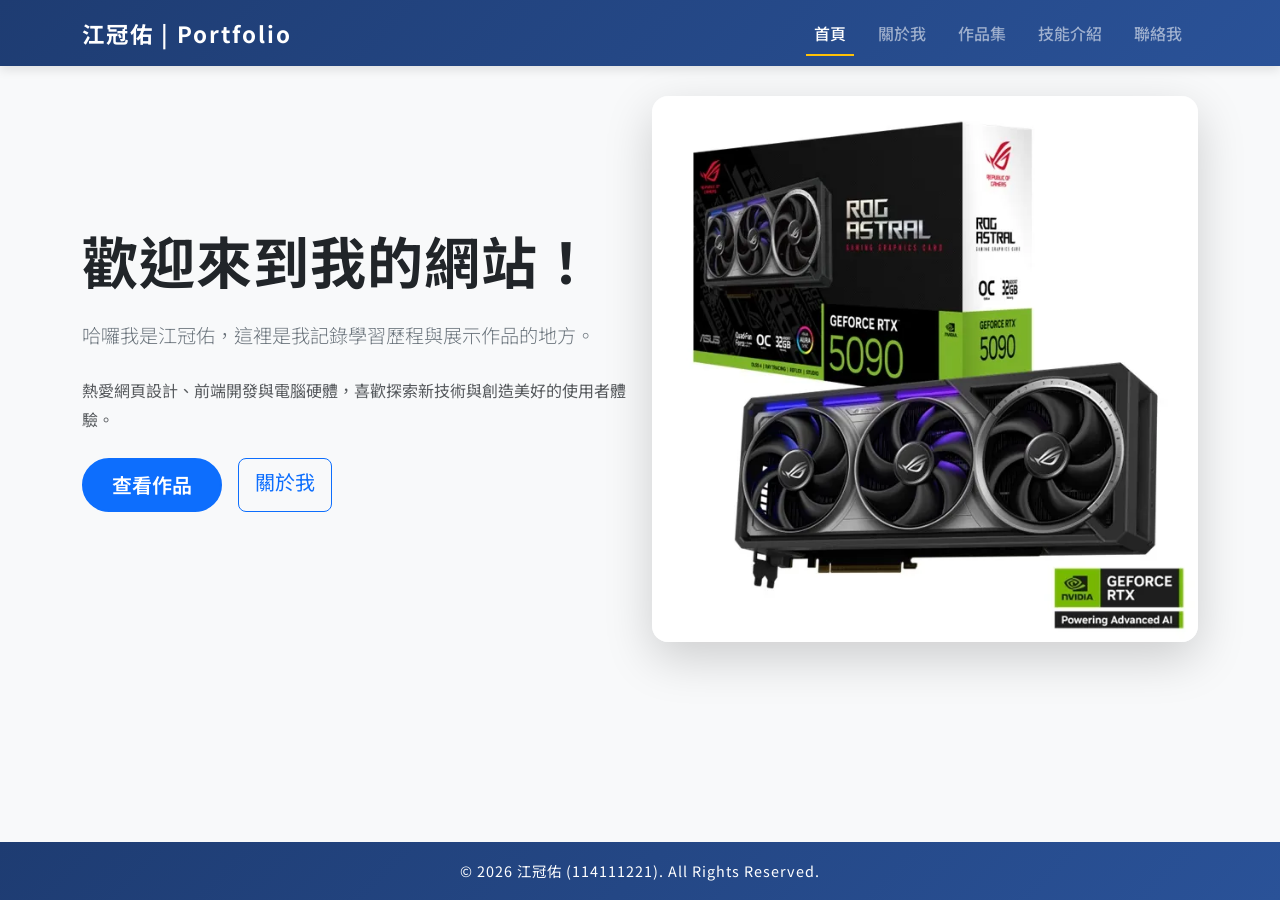
<file: index.html>
<!DOCTYPE html>
<html lang="zh-Hant">
<head>
  <meta charset="UTF-8">
  <meta name="viewport" content="width=device-width, initial-scale=1.0">
  <title>首頁 | 江冠佑的個人網站</title>
  <link href="https://cdn.jsdelivr.net/npm/bootstrap@5.3.0/dist/css/bootstrap.min.css" rel="stylesheet">
  <link href="https://fonts.googleapis.com/css2?family=Noto+Sans+TC:wght@400;500;700&display=swap" rel="stylesheet">
  <link rel="stylesheet" href="css/style.css">
</head>
<body>
  <nav class="navbar navbar-expand-lg navbar-dark fixed-top">
    <div class="container">
      <a class="navbar-brand fw-bold" href="index.html">江冠佑 | Portfolio</a>
      <button class="navbar-toggler" type="button" data-bs-toggle="collapse" data-bs-target="#mainNav">
        <span class="navbar-toggler-icon"></span>
      </button>
      <div class="collapse navbar-collapse" id="mainNav">
        <ul class="navbar-nav ms-auto">
          <li class="nav-item"><a class="nav-link active" href="index.html">首頁</a></li>
          <li class="nav-item"><a class="nav-link" href="about.html">關於我</a></li>
          <li class="nav-item"><a class="nav-link" href="portfolio.html">作品集</a></li>
          <li class="nav-item"><a class="nav-link" href="skills.html">技能介紹</a></li>
          <li class="nav-item"><a class="nav-link" href="contact.html">聯絡我</a></li>
        </ul>
      </div>
    </div>
  </nav>

  <main class="container my-5 pt-5">
    <div class="row justify-content-center align-items-center g-4">
      <div class="col-lg-6 text-center text-lg-start">
        <h1 class="display-4 fw-bold mb-4">歡迎來到我的網站！</h1>
        <p class="lead mb-4">哈囉我是江冠佑，這裡是我記錄學習歷程與展示作品的地方。</p>
        <p class="text-muted mb-4">熱愛網頁設計、前端開發與電腦硬體，喜歡探索新技術與創造美好的使用者體驗。</p>
        <div class="d-flex gap-3 justify-content-center justify-content-lg-start flex-wrap">
          <a href="portfolio.html" class="btn btn-custom btn-lg">查看作品</a>
          <a href="about.html" class="btn btn-outline-primary btn-lg">關於我</a>
        </div>
      </div>
      <div class="col-lg-6 text-center">
        <img src="images/photo1.jpg" alt="RTX 5090 顯卡" class="img-fluid rounded-4 shadow-lg" style="max-width: 100%; height: auto;">
      </div>
    </div>
  </main>

  <footer class="bg-dark text-white text-center py-3 mt-auto">
    <p class="mb-0">&copy; 2026 江冠佑 (114111221). All Rights Reserved.</p>
  </footer>
  <script src="https://cdn.jsdelivr.net/npm/bootstrap@5.3.0/dist/js/bootstrap.bundle.min.js"></script>
</body>
</html>
</file>
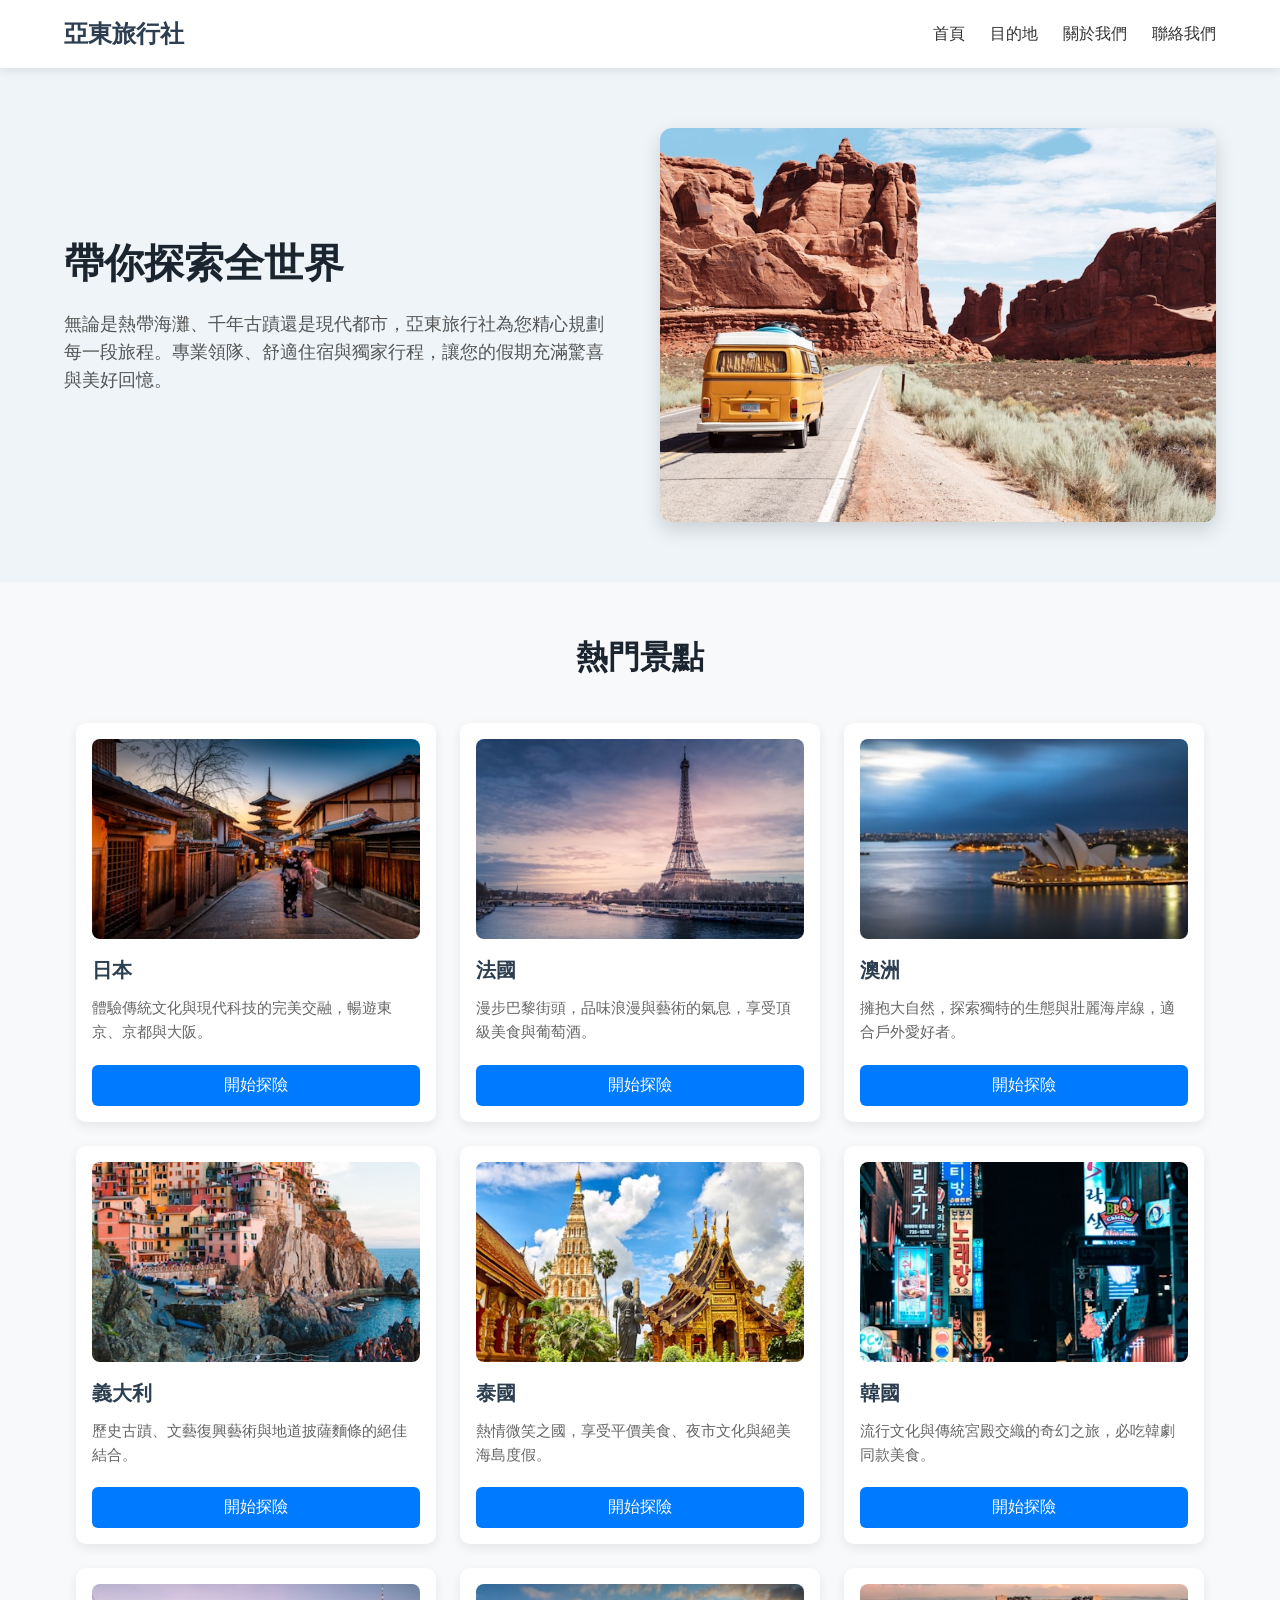
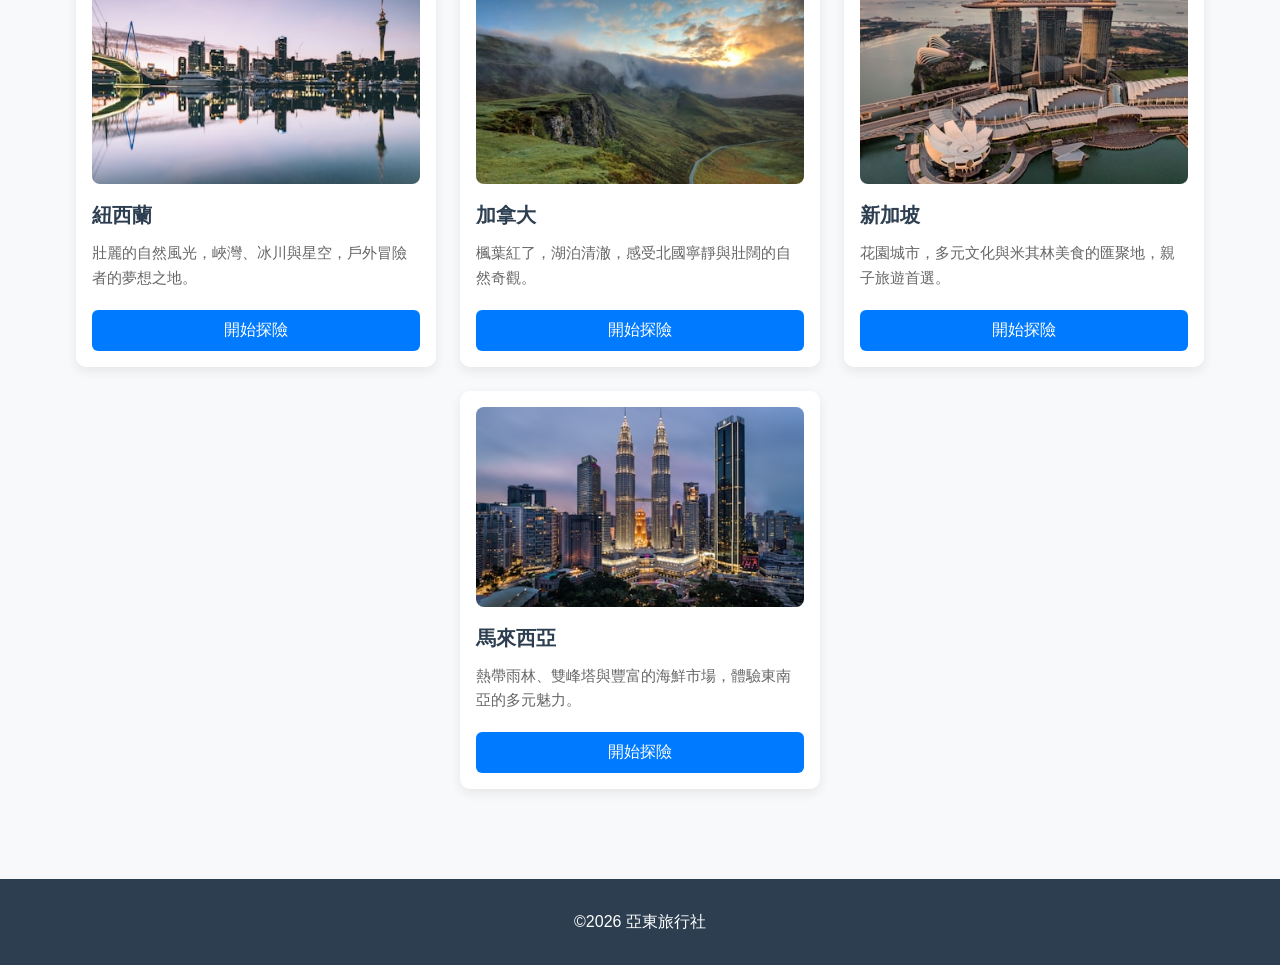
<file: project2/index.html>
<!DOCTYPE html>
<html lang="zh-Hant">
<head>
    <meta charset="UTF-8">
    <meta name="viewport" content="width=device-width, initial-scale=1.0">
    <title>亞東旅行社</title>
    <style>
        * { margin: 0; padding: 0; box-sizing: border-box; }
        body { font-family: "Microsoft JhengHei", "PingFang TC", sans-serif; line-height: 1.6; color: #333; background-color: #f8f9fa; }
        img { max-width: 100%; height: auto; display: block; }
        a { text-decoration: none; color: inherit; }
        ul { list-style: none; }
        button { cursor: pointer; border: none; outline: none; transition: 0.3s; }
        
        .navbar { display: flex; flex-direction: row; justify-content: space-between; align-items: center; gap: 20px; padding: 15px 5%; background: #fff; box-shadow: 0 2px 10px rgba(0,0,0,0.1); position: sticky; top: 0; z-index: 100; }
        .logo { font-size: 1.5rem; font-weight: bold; color: #2c3e50; }
        .nav-links { display: flex; flex-direction: row; gap: 25px; }
        .nav-links a:hover { color: #007BFF; }
        
        .hero { display: flex; flex-direction: row; justify-content: space-between; align-items: center; gap: 40px; padding: 60px 5%; background: #eef4f8; }
        .hero-text { flex: 1; }
        .hero-text h1 { font-size: 2.5rem; margin-bottom: 15px; color: #1a252f; }
        .hero-text p { font-size: 1.1rem; color: #555; margin-bottom: 25px; }
        .hero-img { flex: 1; }
        .hero-img img { border-radius: 12px; box-shadow: 0 8px 20px rgba(0,0,0,0.15); }
        
        .cards-section { padding: 50px 5%; }
        .cards-section h2 { text-align: center; margin-bottom: 40px; font-size: 2rem; color: #1a252f; }
        .cards-container { display: flex; flex-direction: row; justify-content: center; align-items: stretch; gap: 24px; flex-wrap: wrap; }
        .card { flex: 1 1 calc(33.333% - 24px); max-width: calc(33.333% - 24px); background: #fff; border-radius: 10px; overflow: hidden; box-shadow: 0 4px 12px rgba(0,0,0,0.08); padding: 16px; display: flex; flex-direction: column; justify-content: space-between; }
        .card img { width: 100%; height: 200px; object-fit: cover; border-radius: 8px; margin-bottom: 15px; }
        .card h3 { margin-bottom: 10px; font-size: 1.25rem; color: #2c3e50; }
        .card p { margin-bottom: 20px; color: #666; flex-grow: 1; font-size: 0.95rem; }
        .card button { width: 100%; padding: 10px; background: #007BFF; color: #fff; border-radius: 6px; font-size: 1rem; }
        .card button:hover { background: #0056b3; }
        
        .footer { display: flex; flex-direction: column; justify-content: center; align-items: center; padding: 30px 5%; background: #2c3e50; color: #fff; margin-top: 40px; }
        
        @media (max-width: 900px) {
            .card { flex: 1 1 calc(50% - 24px); max-width: calc(50% - 24px); }
            .hero { flex-direction: column; text-align: center; }
        }
        @media (max-width: 600px) {
            .card { flex: 1 1 100%; max-width: 100%; }
            .navbar { flex-direction: column; gap: 10px; }
            .nav-links { flex-wrap: wrap; justify-content: center; }
        }
    </style>
</head>
<body>
    <nav class="navbar">
        <div class="logo">亞東旅行社</div>
        <ul class="nav-links">
            <li><a href="#">首頁</a></li>
            <li><a href="#">目的地</a></li>
            <li><a href="#">關於我們</a></li>
            <li><a href="#">聯絡我們</a></li>
        </ul>
    </nav>

    <header class="hero">
        <div class="hero-text">
            <h1>帶你探索全世界</h1>
            <p>無論是熱帶海灘、千年古蹟還是現代都市，亞東旅行社為您精心規劃每一段旅程。專業領隊、舒適住宿與獨家行程，讓您的假期充滿驚喜與美好回憶。</p>
        </div>
        <div class="hero-img">
            <img src="images/hero.jpg" alt="旅行主視覺">
        </div>
    </header>

    <section class="cards-section">
        <h2>熱門景點</h2>
        <div class="cards-container">
            <div class="card">
                <img src="images/japan.jpg" alt="日本">
                <h3>日本</h3>
                <p>體驗傳統文化與現代科技的完美交融，暢遊東京、京都與大阪。</p>
                <button>開始探險</button>
            </div>
            <div class="card">
                <img src="images/france.jpg" alt="法國">
                <h3>法國</h3>
                <p>漫步巴黎街頭，品味浪漫與藝術的氣息，享受頂級美食與葡萄酒。</p>
                <button>開始探險</button>
            </div>
            <div class="card">
                <img src="images/australia.jpg" alt="澳洲">
                <h3>澳洲</h3>
                <p>擁抱大自然，探索獨特的生態與壯麗海岸線，適合戶外愛好者。</p>
                <button>開始探險</button>
            </div>
            <div class="card">
                <img src="images/italy.jpg" alt="義大利">
                <h3>義大利</h3>
                <p>歷史古蹟、文藝復興藝術與地道披薩麵條的絕佳結合。</p>
                <button>開始探險</button>
            </div>
            <div class="card">
                <img src="images/thailand.jpg" alt="泰國">
                <h3>泰國</h3>
                <p>熱情微笑之國，享受平價美食、夜市文化與絕美海島度假。</p>
                <button>開始探險</button>
            </div>
            <div class="card">
                <img src="images/korea.jpg" alt="韓國">
                <h3>韓國</h3>
                <p>流行文化與傳統宮殿交織的奇幻之旅，必吃韓劇同款美食。</p>
                <button>開始探險</button>
            </div>
            <div class="card">
                <img src="images/newzealand.jpg" alt="紐西蘭">
                <h3>紐西蘭</h3>
                <p>壯麗的自然風光，峽灣、冰川與星空，戶外冒險者的夢想之地。</p>
                <button>開始探險</button>
            </div>
            <div class="card">
                <img src="images/canada.jpg" alt="加拿大">
                <h3>加拿大</h3>
                <p>楓葉紅了，湖泊清澈，感受北國寧靜與壯闊的自然奇觀。</p>
                <button>開始探險</button>
            </div>
            <div class="card">
                <img src="images/singapore.jpg" alt="新加坡">
                <h3>新加坡</h3>
                <p>花園城市，多元文化與米其林美食的匯聚地，親子旅遊首選。</p>
                <button>開始探險</button>
            </div>
            <div class="card">
                <img src="images/malaysia.jpg" alt="馬來西亞">
                <h3>馬來西亞</h3>
                <p>熱帶雨林、雙峰塔與豐富的海鮮市場，體驗東南亞的多元魅力。</p>
                <button>開始探險</button>
            </div>
        </div>
    </section>

    <footer class="footer">
        <p>©2026 亞東旅行社</p>
    </footer>
</body>
</html>
</file>
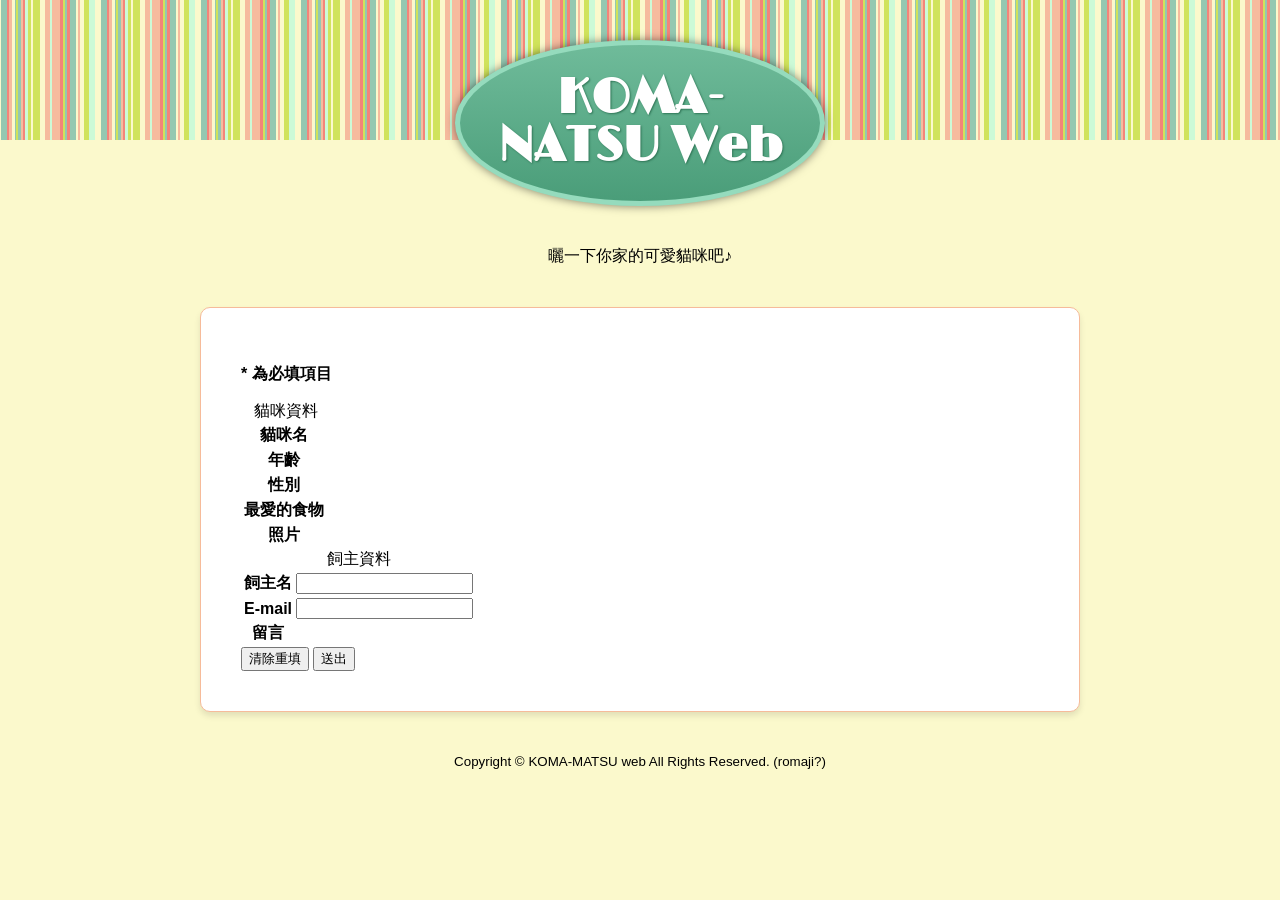
<file: project3/index.html>
<!DOCTYPE html>
<html lang="zh-TW">
<head>
<meta charset="UTF-8">
<title>KOMA-NATSU Web</title>
<meta name="keywords" content="貓咪,喵咪,喵星人,貓咪介紹,曬貓">
<meta name="description" content="介紹我家的貓咪們！還有大量可愛的貓照片。">
<style>@charset "utf-8";

body {
  background: #fbf9cc url(img/bg.png) repeat-x;
  font-family: "Microsoft JhengHei", sans-serif;
}

a {
  color: #df4839;
}

a:hover {
  color: #ff705b;
  text-decoration: none;
}

header, nav, footer {
  text-align: center;
}

h1 {
  width: 300px;
  margin: 40px auto;
  padding: 30px;
  border: 5px solid #95dbbd;
  background-color: #6fbb9a;
  color: #fff;
  font-size: 300%;
  text-align: center;
  line-height: 1;
  border-radius: 50%;
  text-shadow: 1px 1px 2px #307657;
  box-shadow: 0 0 10px rgba(0,0,0,0.5);
  background-image: linear-gradient(to bottom, #6fbb9a, #4a9d79);
  font-family: 'Limelight', cursive;
}

#contents {
  width: 90%;
  max-width: 798px;
  margin: 40px auto;
  padding: 40px;
  border: 1px solid #f6bb9a;
  background-color: #fff;
  border-radius: 10px;
  box-shadow: 0 4px 6px rgba(0,0,0,0.1);
}

@media (max-width: 768px) {
  h1 {
    width: 200px;
    font-size: 200%;
    padding: 20px;
  }
  #contents {
    padding: 20px;
  }
}</style>
<link href="https://fonts.googleapis.com/css?family=Limelight" rel="stylesheet">
</head>

<body>
<header>
  <h1>KOMA-NATSU Web</h1>
  <p>曬一下你家的可愛貓咪吧♪</p>
</header>

<main id="contents">
  <p><strong><span class="require">*</span> 為必填項目</strong></p>
  <table class="entryTable">
    <caption>貓咪資料</caption>
    
    <tr>
      <th>貓咪名</th>
      <td></td>
    </tr>
    <tr>
      <th>年齡</th>
      <td></td>
    </tr>
    <tr>
      <th>性別</th>
      <td></td>
    </tr>
    <tr>
      <th>最愛的食物</th>
      <td></td>
    </tr>
    <tr>
      <th>照片</th>
      <td></td>
    </tr>
  </table>
  <table class="entryTable">
    <caption>飼主資料</caption>
    
    <tr>
      <th>飼主名</th>
      <td><input type="text" name="name" id=""></td>
    </tr>
    <tr>
      <th>E-mail</th>
      <td><input type="email" name="email" id=""></td>
    </tr>
    <tr>
      <th>留言</th>
      <td></td>
    </tr>

  </table>
  <input type="reset" value="清除重填">
  <input type="submit" value="送出">
  </form>
  </main>
 











  <footer>
    <p><small>Copyright &copy; KOMA-MATSU web All Rights Reserved. (romaji?)</small></p>
  </footer>
</body>

</html>
</file>
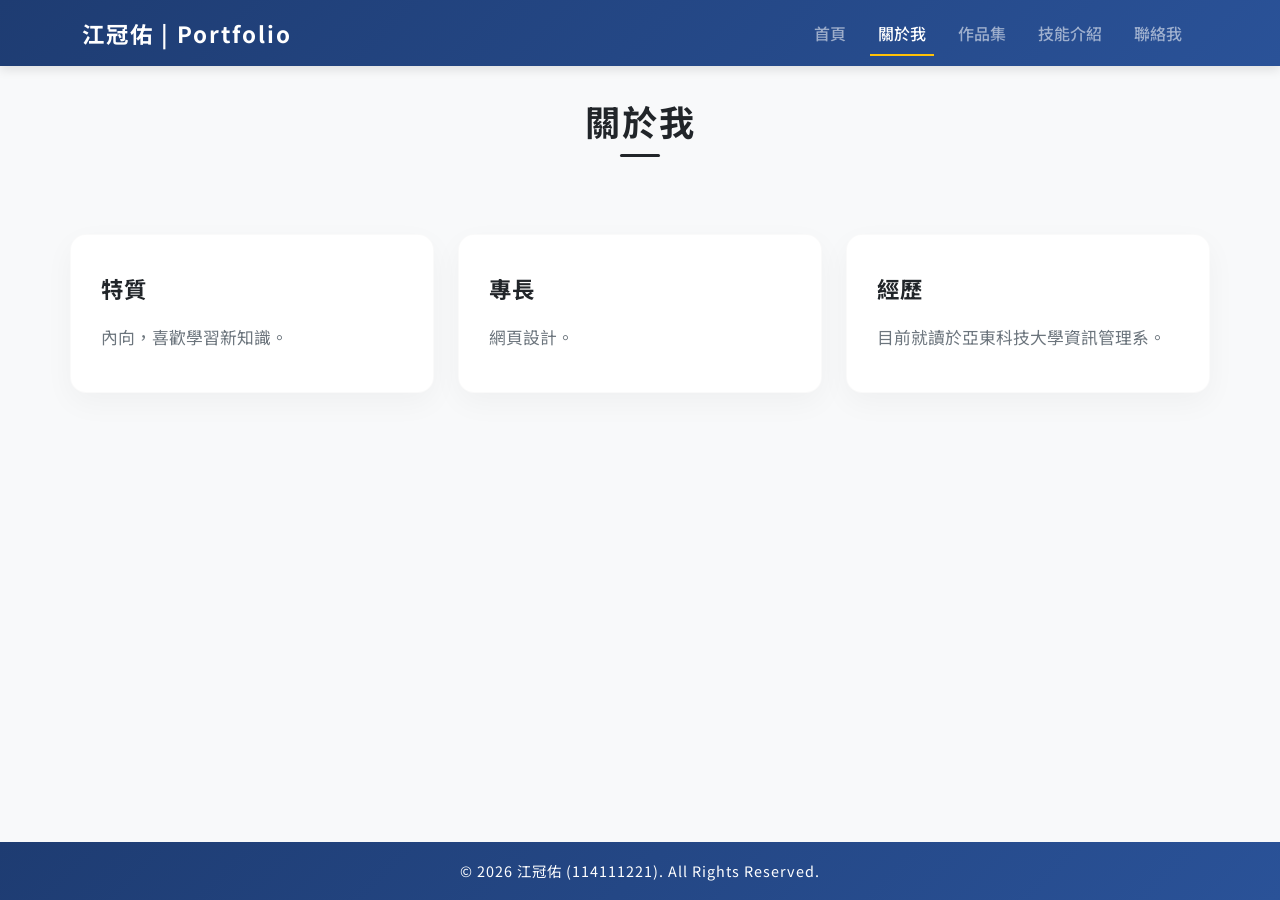
<file: about.html>
<!DOCTYPE html>
<html lang="zh-Hant">
<head>
  <meta charset="UTF-8">
  <meta name="viewport" content="width=device-width, initial-scale=1.0">
  <title>關於我 | 江冠佑的個人網站</title>
  <link href="https://cdn.jsdelivr.net/npm/bootstrap@5.3.0/dist/css/bootstrap.min.css" rel="stylesheet">
  <link href="https://fonts.googleapis.com/css2?family=Noto+Sans+TC:wght@300;400;500;700&display=swap" rel="stylesheet">
  <link rel="stylesheet" href="css/style.css">
  
  <style>
    /* 以下為 about.html 專屬樣式，不影響其他頁面 */
    .about-section {
      padding: 100px 0 80px;
    }
    .about-title {
      font-size: 2.2rem;
      font-weight: 700;
      margin-bottom: 60px;
      position: relative;
      display: inline-block;
      letter-spacing: 2px;
    }
    .about-title::after {
      content: '';
      position: absolute;
      bottom: -15px;
      left: 50%;
      transform: translateX(-50%);
      width: 40px;
      height: 3px;
      background-color: #212529;
      border-radius: 2px;
    }
    .info-block {
      padding: 40px 30px;
      background: #ffffff;
      border-radius: 16px;
      box-shadow: 0 10px 30px rgba(0, 0, 0, 0.04);
      height: 100%;
      transition: all 0.3s ease;
      border: 1px solid rgba(0,0,0,0.02);
    }
    .info-block:hover {
      transform: translateY(-5px);
      box-shadow: 0 15px 35px rgba(0, 0, 0, 0.08);
    }
    .info-label {
      font-size: 1.4rem;
      font-weight: 700;
      margin-bottom: 20px;
      color: #212529;
    }
    .info-content {
      font-size: 1.05rem;
      color: #6c757d;
      line-height: 1.8;
      font-weight: 400;
      margin-bottom: 0;
    }
  </style>
</head>
<body>
  <nav class="navbar navbar-expand-lg navbar-dark fixed-top">
    <div class="container">
      <a class="navbar-brand fw-bold" href="index.html">江冠佑 | Portfolio</a>
      <button class="navbar-toggler" type="button" data-bs-toggle="collapse" data-bs-target="#mainNav">
        <span class="navbar-toggler-icon"></span>
      </button>
      <div class="collapse navbar-collapse" id="mainNav">
        <ul class="navbar-nav ms-auto">
          <li class="nav-item"><a class="nav-link" href="index.html">首頁</a></li>
          <li class="nav-item"><a class="nav-link active" href="about.html">關於我</a></li>
          <li class="nav-item"><a class="nav-link" href="portfolio.html">作品集</a></li>
          <li class="nav-item"><a class="nav-link" href="skills.html">技能介紹</a></li>
          <li class="nav-item"><a class="nav-link" href="contact.html">聯絡我</a></li>
        </ul>
      </div>
    </div>
  </nav>

  <main class="container about-section">
    <div class="text-center">
      <h2 class="about-title">關於我</h2>
    </div>
    
    <div class="row g-4 mt-2">
      <div class="col-md-4">
        <div class="info-block">
          <h3 class="info-label">特質</h3>
          <p class="info-content">內向，喜歡學習新知識。</p>
        </div>
      </div>
      <div class="col-md-4">
        <div class="info-block">
          <h3 class="info-label">專長</h3>
          <p class="info-content">網頁設計。</p>
        </div>
      </div>
      <div class="col-md-4">
        <div class="info-block">
          <h3 class="info-label">經歷</h3>
          <p class="info-content">目前就讀於亞東科技大學資訊管理系。</p>
        </div>
      </div>
    </div>
  </main>

  <footer class="bg-dark text-white text-center py-3 mt-auto">
    <p class="mb-0">&copy; 2026 江冠佑 (114111221). All Rights Reserved.</p>
  </footer>
  <script src="https://cdn.jsdelivr.net/npm/bootstrap@5.3.0/dist/js/bootstrap.bundle.min.js"></script>
</body>
</html>
</file>
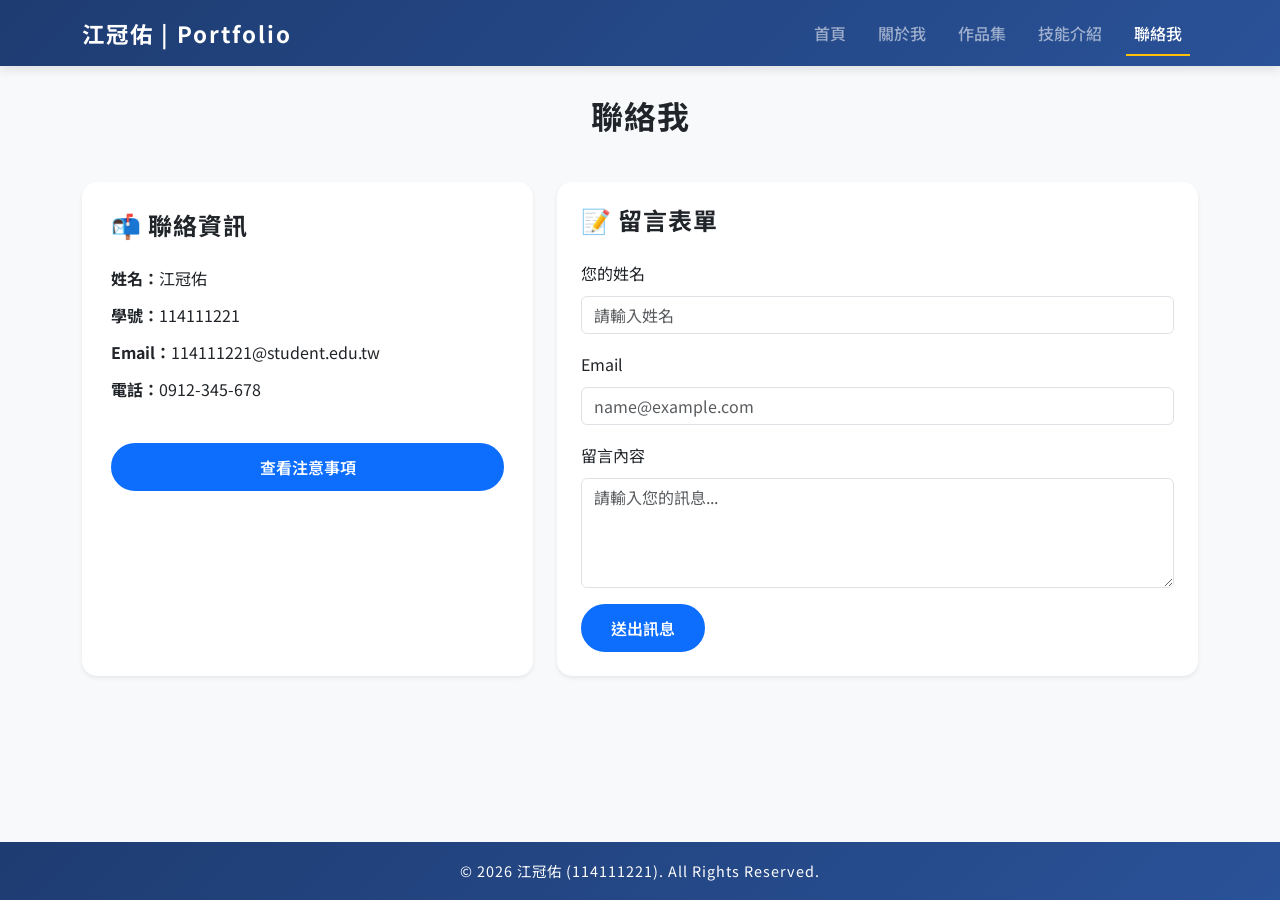
<file: contact.html>
<!DOCTYPE html>
<html lang="zh-Hant">
<head>
  <meta charset="UTF-8">
  <meta name="viewport" content="width=device-width, initial-scale=1.0">
  <title>聯絡我 | 江冠佑的個人網站</title>
  <link href="https://cdn.jsdelivr.net/npm/bootstrap@5.3.0/dist/css/bootstrap.min.css" rel="stylesheet">
  <link href="https://fonts.googleapis.com/css2?family=Noto+Sans+TC:wght@400;500;700&display=swap" rel="stylesheet">
  <link rel="stylesheet" href="css/style.css">
</head>
<body>
  <nav class="navbar navbar-expand-lg navbar-dark fixed-top">
    <div class="container">
      <a class="navbar-brand fw-bold" href="index.html">江冠佑 | Portfolio</a>
      <button class="navbar-toggler" type="button" data-bs-toggle="collapse" data-bs-target="#mainNav">
        <span class="navbar-toggler-icon"></span>
      </button>
      <div class="collapse navbar-collapse" id="mainNav">
        <ul class="navbar-nav ms-auto">
          <li class="nav-item"><a class="nav-link" href="index.html">首頁</a></li>
          <li class="nav-item"><a class="nav-link" href="about.html">關於我</a></li>
          <li class="nav-item"><a class="nav-link" href="portfolio.html">作品集</a></li>
          <li class="nav-item"><a class="nav-link" href="skills.html">技能介紹</a></li>
          <li class="nav-item"><a class="nav-link active" href="contact.html">聯絡我</a></li>
        </ul>
      </div>
    </div>
  </nav>

  <main class="container my-5 pt-5">
    <h2 class="text-center fw-bold mb-5">聯絡我</h2>
    <div class="row g-4">
      <div class="col-md-5">
        <div class="card shadow-sm p-4 h-100 border-custom">
          <h4>📬 聯絡資訊</h4>
          <ul class="list-unstyled mt-3">
            <li class="mb-2"><strong>姓名：</strong>江冠佑</li>
            <li class="mb-2"><strong>學號：</strong>114111221</li>
            <li class="mb-2"><strong>Email：</strong>114111221@student.edu.tw</li>
            <li class="mb-2"><strong>電話：</strong>0912-345-678</li>
          </ul>
          <button class="btn btn-custom mt-3" data-bs-toggle="modal" data-bs-target="#contactModal">查看注意事項</button>
        </div>
      </div>
      <div class="col-md-7">
        <div class="card shadow-sm p-4">
          <h4>📝 留言表單</h4>
          <form class="mt-3">
            <div class="mb-3">
              <label for="name" class="form-label">您的姓名</label>
              <input type="text" class="form-control" id="name" placeholder="請輸入姓名">
            </div>
            <div class="mb-3">
              <label for="email" class="form-label">Email</label>
              <input type="email" class="form-control" id="email" placeholder="name@example.com">
            </div>
            <div class="mb-3">
              <label for="message" class="form-label">留言內容</label>
              <textarea class="form-control" id="message" rows="4" placeholder="請輸入您的訊息..."></textarea>
            </div>
            <button type="submit" class="btn btn-custom">送出訊息</button>
          </form>
        </div>
      </div>
    </div>
  </main>

  <div class="modal fade" id="contactModal" tabindex="-1">
    <div class="modal-dialog">
      <div class="modal-content">
        <div class="modal-header">
          <h5 class="modal-title">注意事項</h5>
          <button type="button" class="btn-close" data-bs-dismiss="modal"></button>
        </div>
        <div class="modal-body">本表單僅為期末專案練習，不會實際寄送郵件。感謝您的填寫！</div>
        <div class="modal-footer">
          <button type="button" class="btn btn-secondary" data-bs-dismiss="modal">關閉</button>
        </div>
      </div>
    </div>
  </div>

  <footer class="bg-dark text-white text-center py-3 mt-auto">
    <p class="mb-0">&copy; 2026 江冠佑 (114111221). All Rights Reserved.</p>
  </footer>
  <script src="https://cdn.jsdelivr.net/npm/bootstrap@5.3.0/dist/js/bootstrap.bundle.min.js"></script>
</body>
</html>
</file>
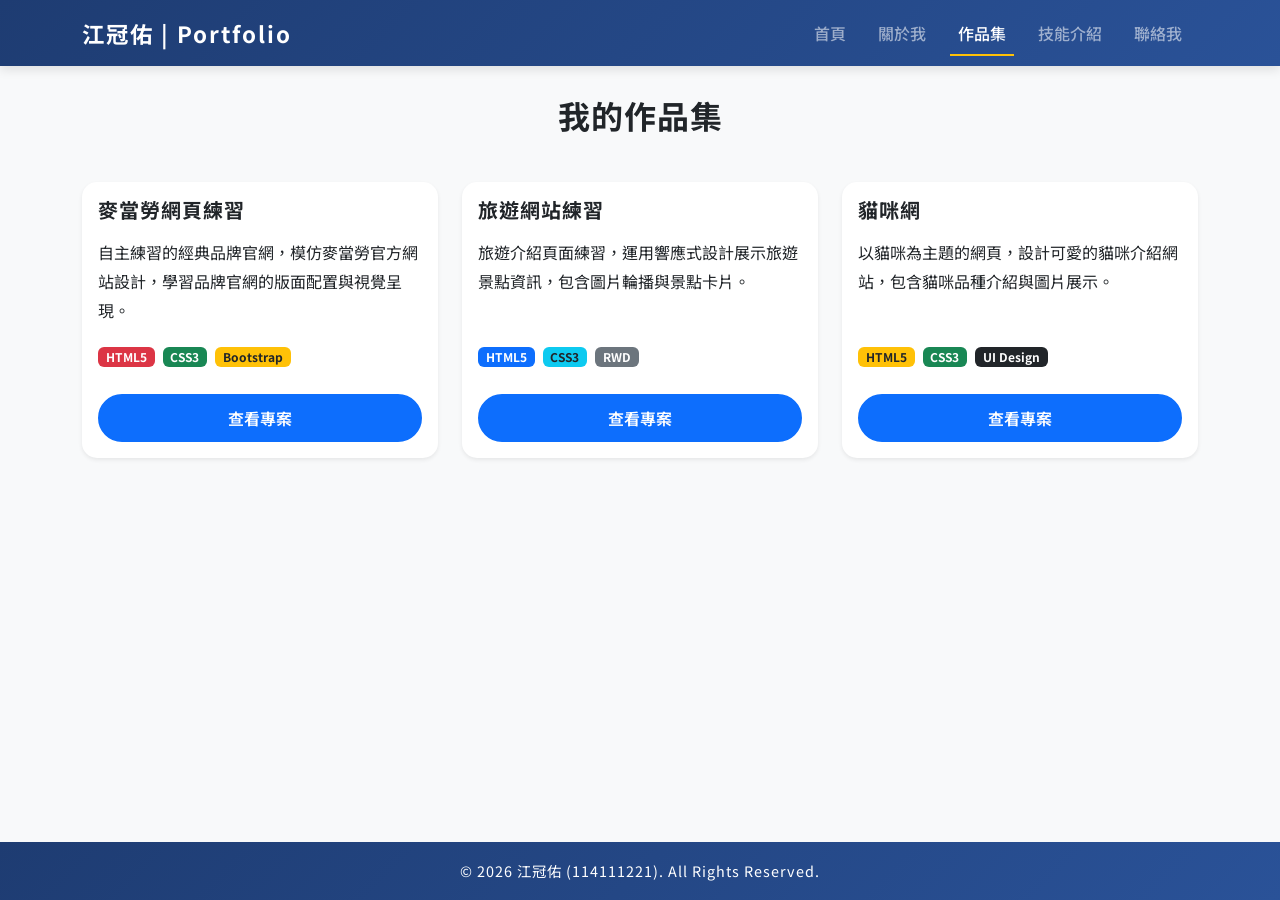
<file: portfolio.html>
<!DOCTYPE html>
<html lang="zh-Hant">
<head>
  <meta charset="UTF-8">
  <meta name="viewport" content="width=device-width, initial-scale=1.0">
  <title>作品集 | 江冠佑的個人網站</title>
  <link href="https://cdn.jsdelivr.net/npm/bootstrap@5.3.0/dist/css/bootstrap.min.css" rel="stylesheet">
  <link href="https://fonts.googleapis.com/css2?family=Noto+Sans+TC:wght@400;500;700&display=swap" rel="stylesheet">
  <link rel="stylesheet" href="css/style.css">
</head>
<body>
  <nav class="navbar navbar-expand-lg navbar-dark fixed-top">
    <div class="container">
      <a class="navbar-brand fw-bold" href="index.html">江冠佑 | Portfolio</a>
      <button class="navbar-toggler" type="button" data-bs-toggle="collapse" data-bs-target="#mainNav">
        <span class="navbar-toggler-icon"></span>
      </button>
      <div class="collapse navbar-collapse" id="mainNav">
        <ul class="navbar-nav ms-auto">
          <li class="nav-item"><a class="nav-link" href="index.html">首頁</a></li>
          <li class="nav-item"><a class="nav-link" href="about.html">關於我</a></li>
          <li class="nav-item"><a class="nav-link active" href="portfolio.html">作品集</a></li>
          <li class="nav-item"><a class="nav-link" href="skills.html">技能介紹</a></li>
          <li class="nav-item"><a class="nav-link" href="contact.html">聯絡我</a></li>
        </ul>
      </div>
    </div>
  </nav>

  <main class="container my-5 pt-5">
    <h2 class="text-center fw-bold mb-5">我的作品集</h2>
    <div class="row g-4">
      
      <!-- 作品 1：麥當勞 -->
      <div class="col-md-6 col-lg-4">
        <div class="card h-100 shadow-sm hover-card">
          <div class="card-body d-flex flex-column">
            <h5 class="card-title fw-bold mb-3">麥當勞網頁練習</h5>
            <p class="card-text flex-grow-1">自主練習的經典品牌官網，模仿麥當勞官方網站設計，學習品牌官網的版面配置與視覺呈現。</p>
            <div class="mb-4">
              <span class="badge bg-danger me-1">HTML5</span>
              <span class="badge bg-success me-1">CSS3</span>
              <span class="badge bg-warning text-dark">Bootstrap</span>
            </div>
            <a href="project1/index.html" class="btn btn-custom mt-auto">查看專案</a>
          </div>
        </div>
      </div>

      <!-- 作品 2：旅遊網站 -->
      <div class="col-md-6 col-lg-4">
        <div class="card h-100 shadow-sm hover-card">
          <div class="card-body d-flex flex-column">
            <h5 class="card-title fw-bold mb-3">旅遊網站練習</h5>
            <p class="card-text flex-grow-1">旅遊介紹頁面練習，運用響應式設計展示旅遊景點資訊，包含圖片輪播與景點卡片。</p>
            <div class="mb-4">
              <span class="badge bg-primary me-1">HTML5</span>
              <span class="badge bg-info text-dark me-1">CSS3</span>
              <span class="badge bg-secondary">RWD</span>
            </div>
            <a href="project2/index.html" class="btn btn-custom mt-auto">查看專案</a>
          </div>
        </div>
      </div>

      <!-- 作品 3：貓咪網 -->
      <div class="col-md-6 col-lg-4">
        <div class="card h-100 shadow-sm hover-card">
          <div class="card-body d-flex flex-column">
            <h5 class="card-title fw-bold mb-3">貓咪網</h5>
            <p class="card-text flex-grow-1">以貓咪為主題的網頁，設計可愛的貓咪介紹網站，包含貓咪品種介紹與圖片展示。</p>
            <div class="mb-4">
              <span class="badge bg-warning text-dark me-1">HTML5</span>
              <span class="badge bg-success me-1">CSS3</span>
              <span class="badge bg-dark">UI Design</span>
            </div>
            <a href="project3/index.html" class="btn btn-custom mt-auto">查看專案</a>
          </div>
        </div>
      </div>

    </div>
  </main>

  <footer class="bg-dark text-white text-center py-3 mt-auto">
    <p class="mb-0">&copy; 2026 江冠佑 (114111221). All Rights Reserved.</p>
  </footer>
  <script src="https://cdn.jsdelivr.net/npm/bootstrap@5.3.0/dist/js/bootstrap.bundle.min.js"></script>
</body>
</html>
</file>
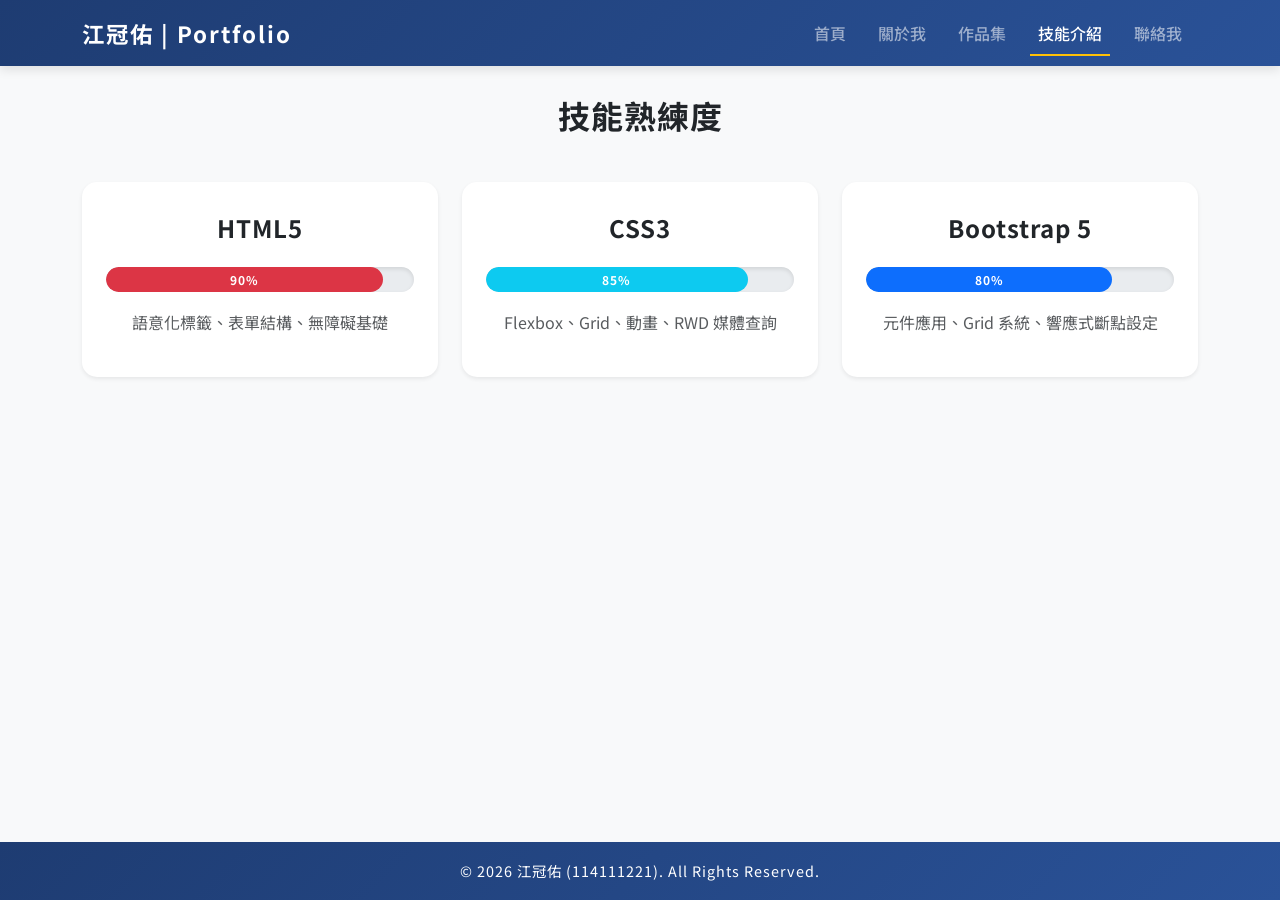
<file: skills.html>
<!DOCTYPE html>
<html lang="zh-Hant">
<head>
  <meta charset="UTF-8">
  <meta name="viewport" content="width=device-width, initial-scale=1.0">
  <title>技能介紹 | 江冠佑的個人網站</title>
  <link href="https://cdn.jsdelivr.net/npm/bootstrap@5.3.0/dist/css/bootstrap.min.css" rel="stylesheet">
  <link href="https://fonts.googleapis.com/css2?family=Noto+Sans+TC:wght@400;500;700&display=swap" rel="stylesheet">
  <link rel="stylesheet" href="css/style.css">
</head>
<body>
  <nav class="navbar navbar-expand-lg navbar-dark fixed-top">
    <div class="container">
      <a class="navbar-brand fw-bold" href="index.html">江冠佑 | Portfolio</a>
      <button class="navbar-toggler" type="button" data-bs-toggle="collapse" data-bs-target="#mainNav">
        <span class="navbar-toggler-icon"></span>
      </button>
      <div class="collapse navbar-collapse" id="mainNav">
        <ul class="navbar-nav ms-auto">
          <li class="nav-item"><a class="nav-link" href="index.html">首頁</a></li>
          <li class="nav-item"><a class="nav-link" href="about.html">關於我</a></li>
          <li class="nav-item"><a class="nav-link" href="portfolio.html">作品集</a></li>
          <li class="nav-item"><a class="nav-link active" href="skills.html">技能介紹</a></li>
          <li class="nav-item"><a class="nav-link" href="contact.html">聯絡我</a></li>
        </ul>
      </div>
    </div>
  </nav>

  <main class="container my-5 pt-5">
    <h2 class="text-center fw-bold mb-5">技能熟練度</h2>
    <div class="row g-4">
      <div class="col-md-4">
        <div class="card shadow-sm text-center p-4 h-100 hover-card">
          <h4 class="mt-2">HTML5</h4>
          <div class="progress mt-3" style="height: 25px;">
            <div class="progress-bar bg-danger" role="progressbar" style="width: 90%;" aria-valuenow="90" aria-valuemin="0" aria-valuemax="100">90%</div>
          </div>
          <p class="mt-3 text-muted">語意化標籤、表單結構、無障礙基礎</p>
        </div>
      </div>
      <div class="col-md-4">
        <div class="card shadow-sm text-center p-4 h-100 hover-card">
          <h4 class="mt-2">CSS3</h4>
          <div class="progress mt-3" style="height: 25px;">
            <div class="progress-bar bg-info" role="progressbar" style="width: 85%;" aria-valuenow="85" aria-valuemin="0" aria-valuemax="100">85%</div>
          </div>
          <p class="mt-3 text-muted">Flexbox、Grid、動畫、RWD 媒體查詢</p>
        </div>
      </div>
      <div class="col-md-4">
        <div class="card shadow-sm text-center p-4 h-100 hover-card">
          <h4 class="mt-2">Bootstrap 5</h4>
          <div class="progress mt-3" style="height: 25px;">
            <div class="progress-bar bg-primary" role="progressbar" style="width: 80%;" aria-valuenow="80" aria-valuemin="0" aria-valuemax="100">80%</div>
          </div>
          <p class="mt-3 text-muted">元件應用、Grid 系統、響應式斷點設定</p>
        </div>
      </div>
    </div>
  </main>

  <footer class="bg-dark text-white text-center py-3 mt-auto">
    <p class="mb-0">&copy; 2026 江冠佑 (114111221). All Rights Reserved.</p>
  </footer>
  <script src="https://cdn.jsdelivr.net/npm/bootstrap@5.3.0/dist/js/bootstrap.bundle.min.js"></script>
</body>
</html>
</file>
<file: css/style.css>
:root {
  --primary-color: #0d6efd;
  --secondary-color: #212529;
  --accent-color: #ffc107;
  --bg-light: #f8f9fa;
  --text-dark: #343a40;
  --card-shadow: 0 8px 16px rgba(0, 0, 0, 0.08);
}

body {
  font-family: "Noto Sans TC", "Microsoft JhengHei", sans-serif;
  color: var(--text-dark);
  background-color: var(--bg-light);
  line-height: 1.8;
  overflow-x: hidden;
  display: flex;
  flex-direction: column;
  min-height: 100vh;
}

h1, h2, h3, h4, h5 {
  font-weight: 700;
  letter-spacing: 1px;
  color: var(--secondary-color);
}

.lead {
  font-size: 1.2rem;
  color: #6c757d;
}

.navbar {
  background: linear-gradient(135deg, #1e3c72, #2a5298);
  box-shadow: 0 4px 10px rgba(0,0,0,0.1);
  transition: all 0.3s ease;
}

.navbar-brand {
  font-size: 1.4rem;
  letter-spacing: 2px;
}

.nav-link {
  font-weight: 500;
  margin: 0 8px;
  position: relative;
  transition: color 0.3s ease;
}

.nav-link::after {
  content: '';
  position: absolute;
  width: 0;
  height: 2px;
  bottom: 0;
  left: 50%;
  background-color: var(--accent-color);
  transition: all 0.3s ease;
}

.nav-link:hover::after, .nav-link.active::after {
  width: 100%;
  left: 0;
}

.hover-card {
  transition: transform 0.3s ease, box-shadow 0.3s ease;
  cursor: pointer;
}

.hover-card:hover {
  transform: translateY(-10px);
  box-shadow: 0 15px 30px rgba(0, 0, 0, 0.15);
}

.btn-custom {
  background-color: var(--primary-color);
  color: #fff;
  border: 2px solid var(--primary-color);
  padding: 10px 28px;
  font-weight: 600;
  border-radius: 50px;
  transition: all 0.3s ease;
}

.btn-custom:hover {
  background-color: transparent;
  color: var(--primary-color);
  transform: scale(1.05);
  box-shadow: 0 5px 15px rgba(13, 110, 253, 0.4);
}

.card {
  border: none;
  border-radius: 15px;
  overflow: hidden;
  box-shadow: var(--card-shadow);
  background: #fff;
}

.card-img-top {
  height: 220px;
  object-fit: cover;
  transition: transform 0.5s ease;
}

.card:hover .card-img-top {
  transform: scale(1.08);
}

.hero-section {
  background: linear-gradient(rgba(0,0,0,0.5), rgba(0,0,0,0.5)), url('../images/photo1.jpg');
  background-size: cover;
  background-position: center;
  min-height: 90vh;
  padding-top: 80px;
}

.border-custom {
  border: 5px solid #fff;
  box-shadow: 0 0 0 4px var(--primary-color), var(--card-shadow);
  padding: 5px;
  background-color: #fff;
}

.progress {
  background-color: #e9ecef;
  border-radius: 50px;
  overflow: hidden;
  box-shadow: inset 0 2px 4px rgba(0,0,0,0.1);
}

.progress-bar {
  font-weight: bold;
  letter-spacing: 1px;
  border-radius: 50px;
}

.form-control:focus {
  border-color: var(--primary-color);
  box-shadow: 0 0 0 0.25rem rgba(13, 110, 253, 0.25);
}

@media (max-width: 991px) {
  .hero-section {
    min-height: 70vh;
    padding-top: 100px;
  }
  h1.display-4 {
    font-size: 2.5rem;
  }
}

@media (max-width: 767px) {
  .hero-section {
    min-height: 60vh;
  }
  .card-img-top {
    height: 200px;
  }
  .navbar-collapse {
    background-color: rgba(30, 60, 114, 0.95);
    padding: 15px;
    border-radius: 0 0 15px 15px;
    margin-top: 10px;
  }
}

footer {
  font-size: 0.9rem;
  letter-spacing: 1px;
  background: linear-gradient(135deg, #1e3c72, #2a5298) !important;
}
</file>
